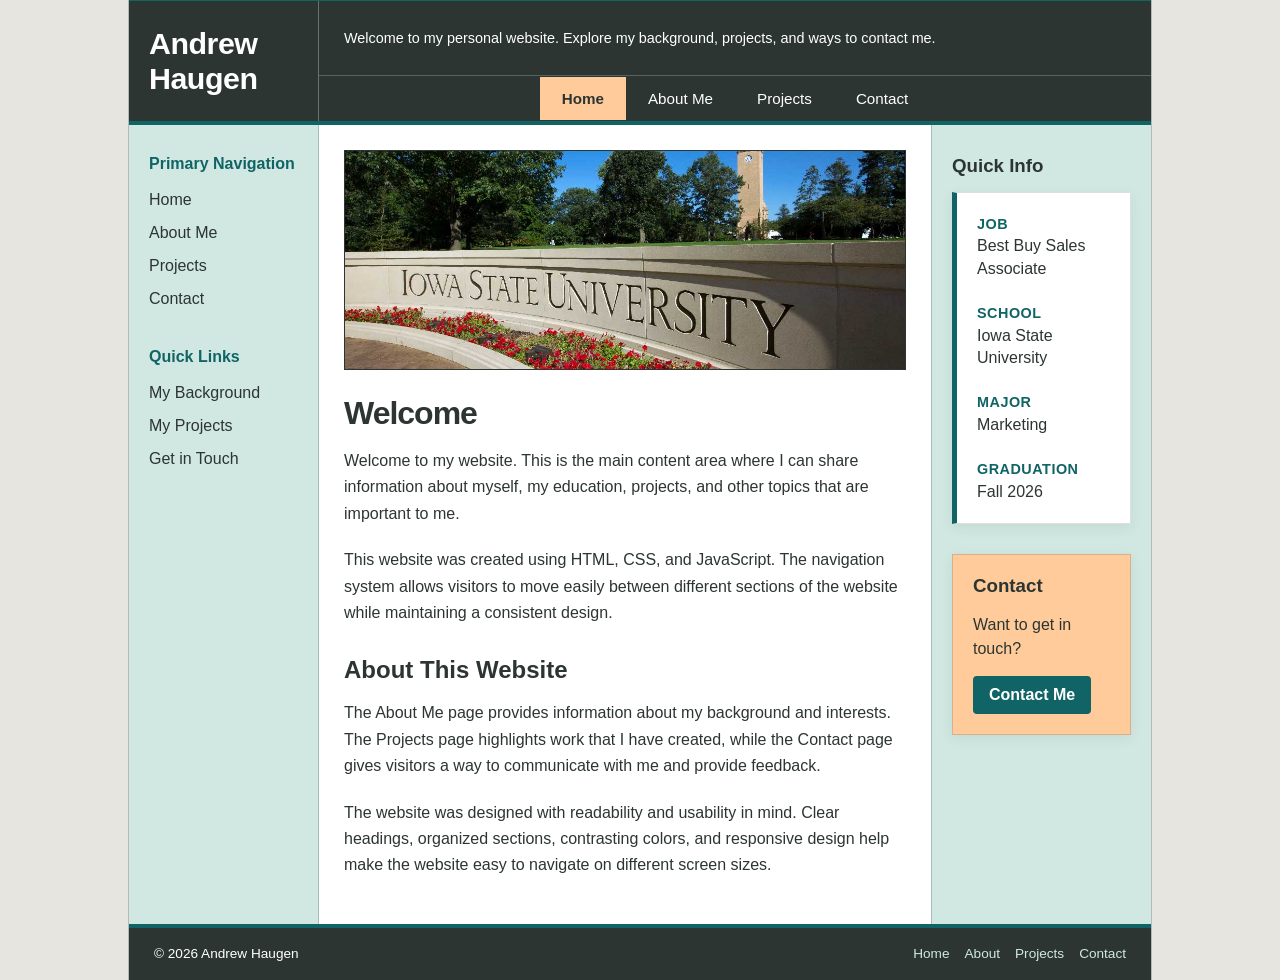
<file: index.html>
<!DOCTYPE html>
<html lang="en">

<head>
    <meta charset="UTF-8">

    <meta
        name="viewport"
        content="width=device-width, initial-scale=1.0"
    >

    <title>Home | Andrew Haugen</title>

    <link rel="stylesheet" href="style.css">
</head>


<body>

<div class="site-container">


    <!-- =========================
         HEADER
    ========================== -->

    <header class="top-header">


        <!-- LOGO -->

        <div class="logo">

            <a href="index.html">
                Andrew Haugen
            </a>

        </div>


        <!-- RIGHT SIDE OF HEADER -->

        <div class="header-right">


            <!-- WEBSITE DESCRIPTION -->

            <div class="header-description">

                Welcome to my personal website. Explore
                my background, projects, and
                ways to contact me.

            </div>


            <!-- NAVIGATION FROM nav.js -->

            <div id="navigation"></div>


        </div>


    </header>



    <!-- =========================
         MAIN 3-COLUMN AREA
    ========================== -->

    <div class="page-layout">


        <!-- LEFT SIDEBAR -->

        <aside class="left-sidebar">


            <h3>Primary Navigation</h3>


            <ul>

                <li>
                    <a href="index.html">
                        Home
                    </a>
                </li>

                <li>
                    <a href="about.html">
                        About Me
                    </a>
                </li>

                <li>
                    <a href="projects.html">
                        Projects
                    </a>
                </li>

                <li>
                    <a href="contact.html">
                        Contact
                    </a>
                </li>

            </ul>


            <h3 class="secondary-title">
                Quick Links
            </h3>


            <ul>

                <li>
                    <a href="about.html">
                        My Background
                    </a>
                </li>

                <li>
                    <a href="projects.html">
                        My Projects
                    </a>
                </li>

                <li>
                    <a href="contact.html">
                        Get in Touch
                    </a>
                </li>

            </ul>


        </aside>



        <!-- =========================
             CENTER CONTENT
        ========================== -->

        <main class="main-content">


            <!-- HERO IMAGE -->

            <div class="hero">

                <img
                    src="images/hero.jpg"
                    alt="Website hero image"
                >

            </div>



            <h1>Welcome</h1>


            <p>
                Welcome to my website. This is the main content
                area where I can share information about myself,
                my education, projects, and other topics that are
                important to me.
            </p>


            <p>
                This website was created using HTML, CSS, and
                JavaScript. The navigation system allows visitors
                to move easily between different sections of the
                website while maintaining a consistent design.
            </p>



            <h2>About This Website</h2>


            <p>
                The About Me page provides information about my
                background and interests. The Projects page
                highlights work that I have created, while the
                Contact page gives visitors a way to communicate
                with me and provide feedback.
            </p>


            <p>
                The website was designed with readability and
                usability in mind. Clear headings, organized
                sections, contrasting colors, and responsive
                design help make the website easy to navigate
                on different screen sizes.
            </p>


        </main>



        <!-- =========================
             RIGHT SIDEBAR
        ========================== -->

        <aside class="right-sidebar">

    <div class="sticky-content">


        <h3>Quick Info</h3>


        <div class="info-box">

            <p>
                <strong>Job</strong><br>
                Best Buy Sales Associate
            </p>


            <p>
                <strong>School</strong><br>
                Iowa State University
            </p>


            <p>
                <strong>Major</strong><br>
                Marketing
            </p>


            <p>
                <strong>Graduation</strong><br>
                Fall 2026
            </p>

        </div>



        <div class="contact-box">

            <h3>Contact</h3>


            <p>
                Want to get in touch?
            </p>


            <a href="contact.html">
                Contact Me
            </a>

        </div>


    </div>

</aside>


    </div>



    <!-- =========================
         FOOTER
    ========================== -->

    <footer class="site-footer">


        <span>
            © <span id="year"></span> Andrew Haugen
        </span>


        <div class="footer-links">

            <a href="index.html">
                Home
            </a>

            <a href="about.html">
                About
            </a>

            <a href="projects.html">
                Projects
            </a>

            <a href="contact.html">
                Contact
            </a>

        </div>


    </footer>


</div>



<script src="nav.js"></script>


<script>

    document.getElementById("year").textContent =
        new Date().getFullYear();

</script>


</body>

</html>
</file>
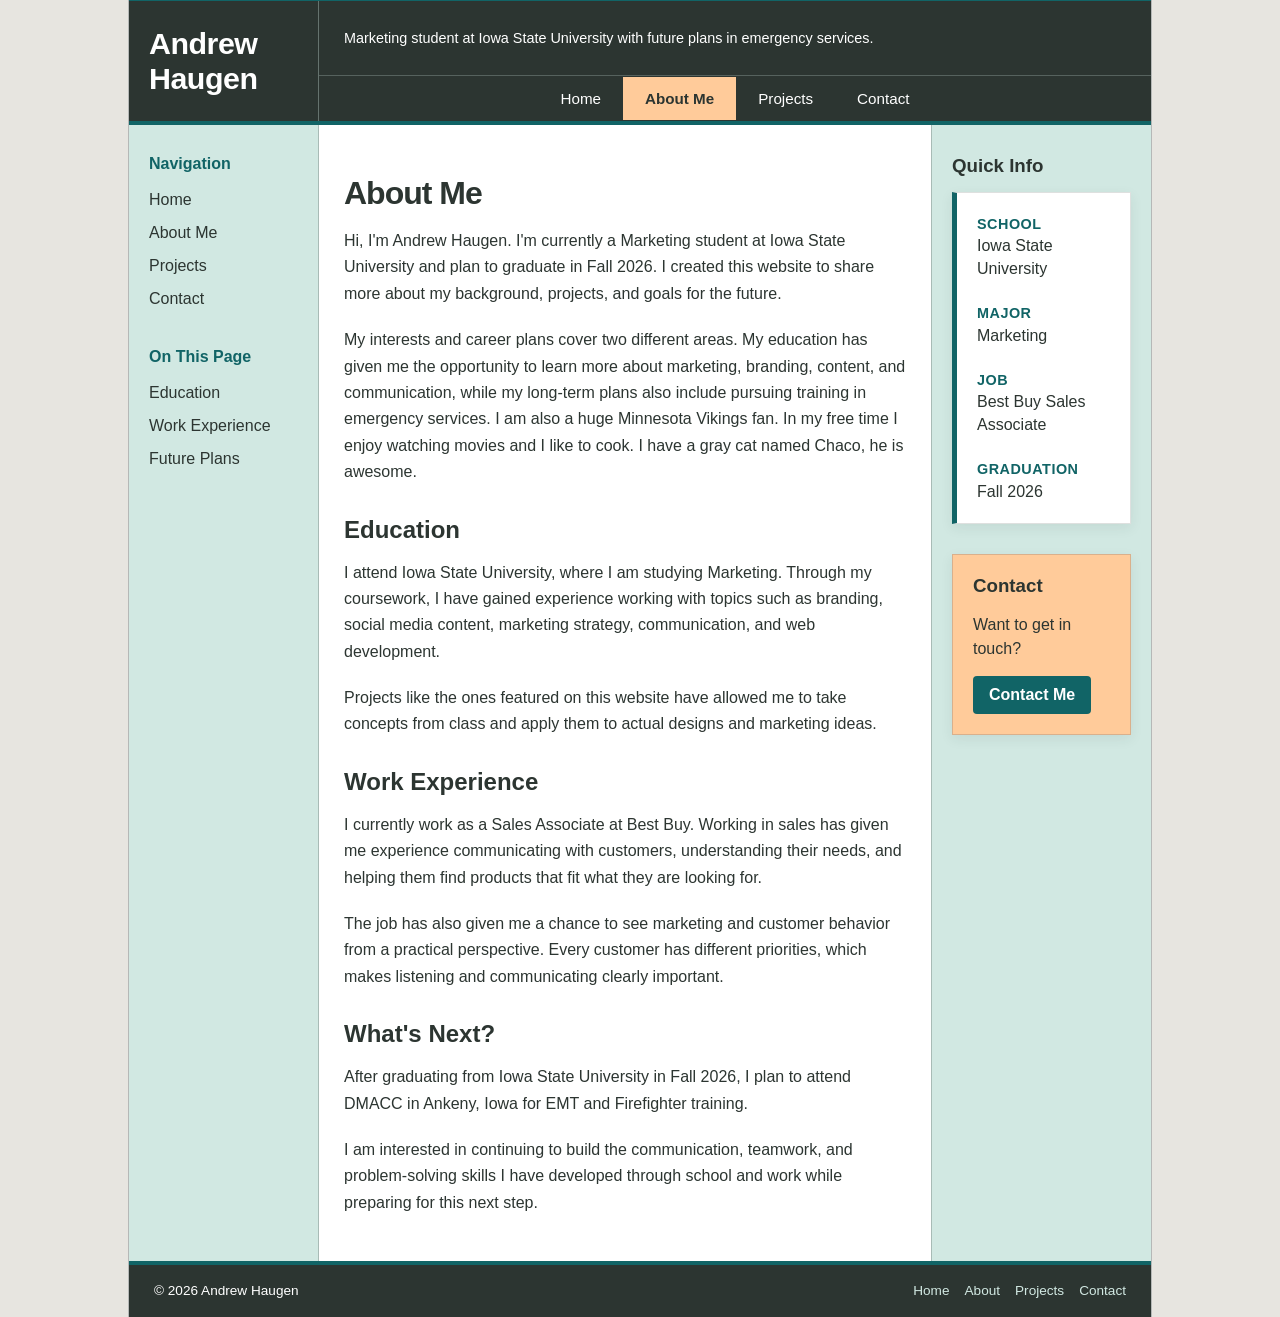
<file: about.html>
<!DOCTYPE html>
<html lang="en">

<head>

    <meta charset="UTF-8">

    <meta
        name="viewport"
        content="width=device-width, initial-scale=1.0"
    >

    <title>About Me | Andrew Haugen</title>

    <link rel="stylesheet" href="style.css">

</head>


<body>


<div class="site-container">


    <!-- =========================
         HEADER
    ========================== -->

    <header class="top-header">


        <div class="logo">

            <a href="index.html">
                Andrew Haugen
            </a>

        </div>


        <div class="header-right">


            <div class="header-description">

                Marketing student at Iowa State University
                with future plans in emergency services.

            </div>


            <div id="navigation"></div>


        </div>


    </header>



    <!-- =========================
         MAIN PAGE
    ========================== -->

    <div class="page-layout">


        <!-- LEFT SIDEBAR -->

        <aside class="left-sidebar">


            <h3>Navigation</h3>


            <ul>

                <li>
                    <a href="index.html">
                        Home
                    </a>
                </li>

                <li>
                    <a href="about.html">
                        About Me
                    </a>
                </li>

                <li>
                    <a href="projects.html">
                        Projects
                    </a>
                </li>

                <li>
                    <a href="contact.html">
                        Contact
                    </a>
                </li>

            </ul>


            <h3 class="secondary-title">
                On This Page
            </h3>


            <ul>

                <li>
                    <a href="#education">
                        Education
                    </a>
                </li>

                <li>
                    <a href="#work">
                        Work Experience
                    </a>
                </li>

                <li>
                    <a href="#future">
                        Future Plans
                    </a>
                </li>

            </ul>


        </aside>



        <!-- =========================
             MAIN CONTENT
        ========================== -->

        <main class="main-content">


            <h1>About Me</h1>


            <p>
                Hi, I'm Andrew Haugen. I'm currently a Marketing
                student at Iowa State University and plan to
                graduate in Fall 2026. I created this website to
                share more about my background, projects, and
                goals for the future.
            </p>


            <p>
                My interests and career plans cover two different
                areas. My education has given me the opportunity
                to learn more about marketing, branding, content,
                and communication, while my long-term plans also
                include pursuing training in emergency services.
                I am also a huge Minnesota Vikings fan. In my
                free time I enjoy watching movies and I like to cook.
                I have a gray cat named Chaco, he is awesome.
            </p>



            <!-- EDUCATION -->

            <section id="education">


                <h2>Education</h2>


                <p>
                    I attend Iowa State University, where I am
                    studying Marketing. Through my coursework,
                    I have gained experience working with topics
                    such as branding, social media content,
                    marketing strategy, communication, and web
                    development.
                </p>


                <p>
                    Projects like the ones featured on this
                    website have allowed me to take concepts from
                    class and apply them to actual designs and
                    marketing ideas.
                </p>


            </section>



            <!-- WORK -->

            <section id="work">


                <h2>Work Experience</h2>


                <p>
                    I currently work as a Sales Associate at
                    Best Buy. Working in sales has given me
                    experience communicating with customers,
                    understanding their needs, and helping them
                    find products that fit what they are looking
                    for.
                </p>


                <p>
                    The job has also given me a chance to see
                    marketing and customer behavior from a
                    practical perspective. Every customer has
                    different priorities, which makes listening
                    and communicating clearly important.
                </p>


            </section>



            <!-- FUTURE -->

            <section id="future">


                <h2>What's Next?</h2>


                <p>
                    After graduating from Iowa State University
                    in Fall 2026, I plan to attend DMACC in
                    Ankeny, Iowa for EMT and Firefighter
                    training.
                </p>


                <p>
                    I am interested in continuing to build the
                    communication, teamwork, and problem-solving
                    skills I have developed through school and
                    work while preparing for this next step.
                </p>


            </section>


        </main>



        <!-- =========================
             RIGHT SIDEBAR
        ========================== -->

        <aside class="right-sidebar">


            <div class="sticky-content">


                <h3>Quick Info</h3>


                <div class="info-box">


                    <p>
                        <strong>School</strong><br>
                        Iowa State University
                    </p>


                    <p>
                        <strong>Major</strong><br>
                        Marketing
                    </p>


                    <p>
                        <strong>Job</strong><br>
                        Best Buy Sales Associate
                    </p>


                    <p>
                        <strong>Graduation</strong><br>
                        Fall 2026
                    </p>


                </div>



                <div class="contact-box">


                    <h3>Contact</h3>


                    <p>
                        Want to get in touch?
                    </p>


                    <a href="contact.html">
                        Contact Me
                    </a>


                </div>


            </div>


        </aside>


    </div>



    <!-- =========================
         FOOTER
    ========================== -->

    <footer class="site-footer">


        <span>
            © <span id="year"></span> Andrew Haugen
        </span>


        <div class="footer-links">

            <a href="index.html">
                Home
            </a>

            <a href="about.html">
                About
            </a>

            <a href="projects.html">
                Projects
            </a>

            <a href="contact.html">
                Contact
            </a>

        </div>


    </footer>


</div>



<script src="nav.js"></script>


<script>

    document.getElementById("year").textContent =
        new Date().getFullYear();

</script>


</body>

</html>
</file>
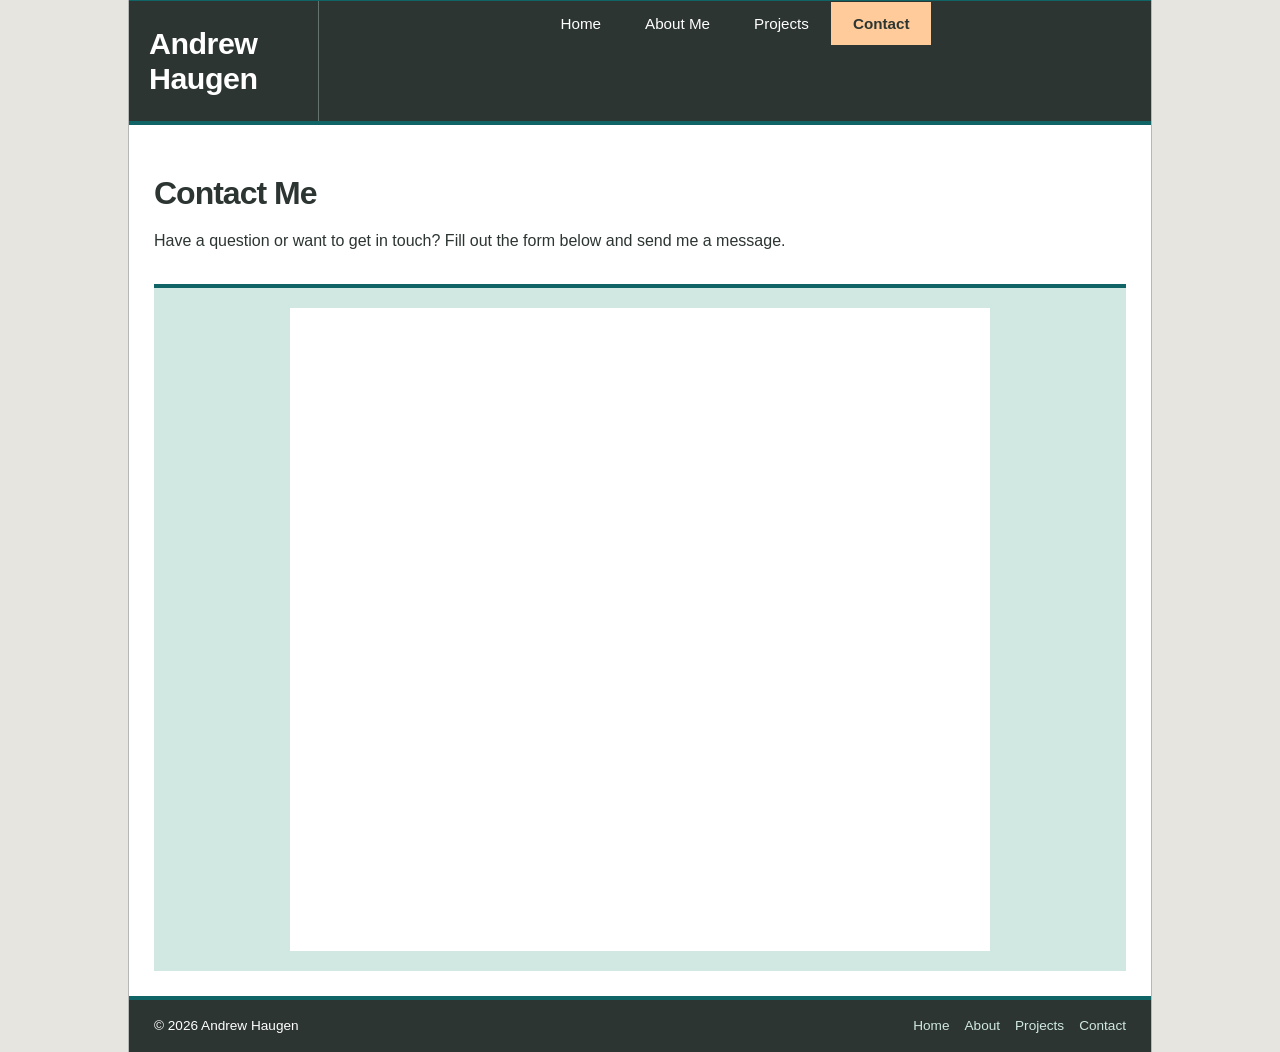
<file: contact.html>
<!DOCTYPE html>
<html lang="en">

<head>

    <meta charset="UTF-8">

    <meta
        name="viewport"
        content="width=device-width, initial-scale=1.0"
    >

    <title>Contact | Andrew Haugen</title>

    <link rel="stylesheet" href="style.css">

</head>


<body>


<div class="site-container">


    <!-- HEADER -->

    <header class="top-header">

        <div class="logo">

            <a href="index.html">
                Andrew Haugen
            </a>

        </div>


        <div id="navigation"></div>

    </header>



    <!-- MAIN CONTENT -->

    <main class="main-content">


        <h1>Contact Me</h1>


        <p>
            Have a question or want to get in touch?
            Fill out the form below and send me a message.
        </p>



        <!-- GOOGLE FORM -->

        <div class="google-form-container">

            <iframe
                src="https://docs.google.com/forms/d/e/1FAIpQLSfMN5zFgLsVtHt7DVMZBwI5gdsr8o9n6laYhy9tc3DnglPIVQ/viewform?embedded=true"
                width="640"
                height="643"
                frameborder="0"
                marginheight="0"
                marginwidth="0">
                Loading…
            </iframe>

        </div>


    </main>



    <!-- FOOTER -->

    <footer class="site-footer">


        <span>
            © <span id="year"></span> Andrew Haugen
        </span>


        <div class="footer-links">

            <a href="index.html">
                Home
            </a>

            <a href="about.html">
                About
            </a>

            <a href="projects.html">
                Projects
            </a>

            <a href="contact.html">
                Contact
            </a>

        </div>


    </footer>


</div>



<script src="nav.js"></script>


<script>

    document.getElementById("year").textContent =
        new Date().getFullYear();

</script>


</body>

</html>
</file>
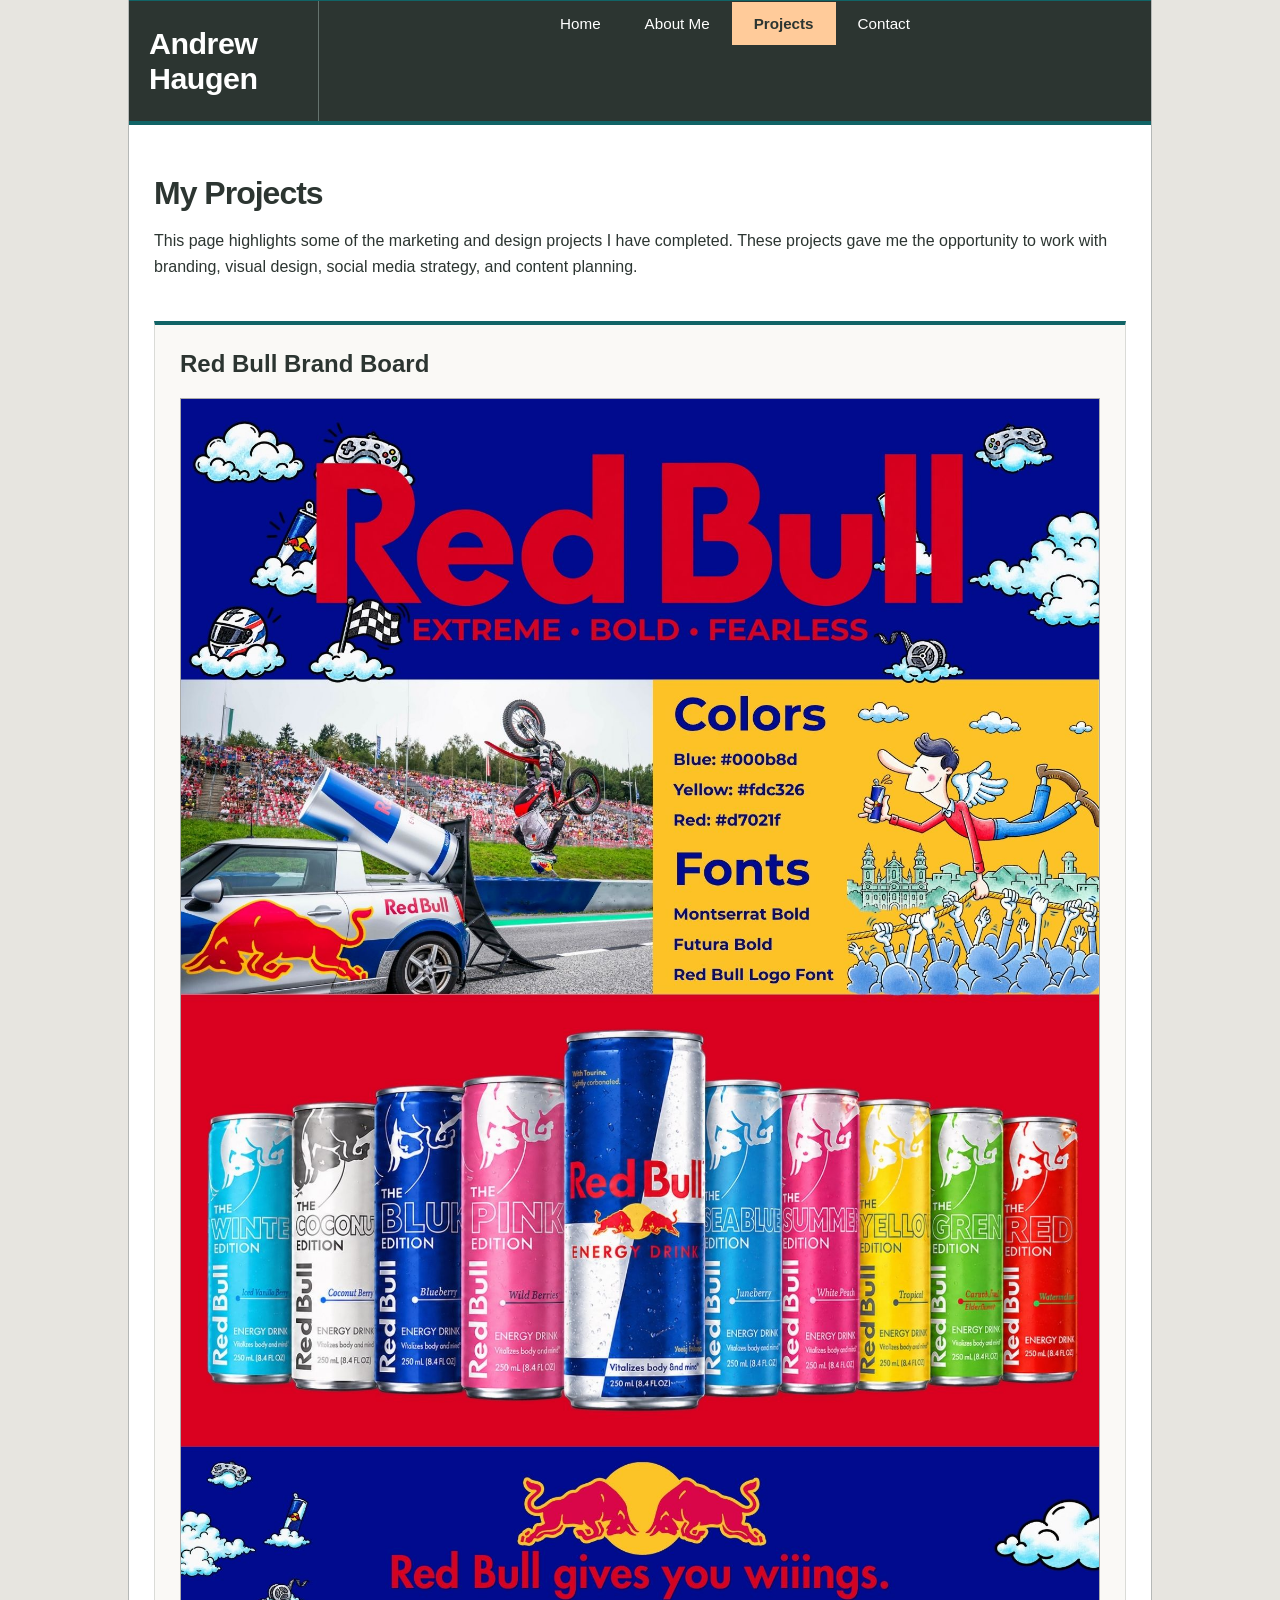
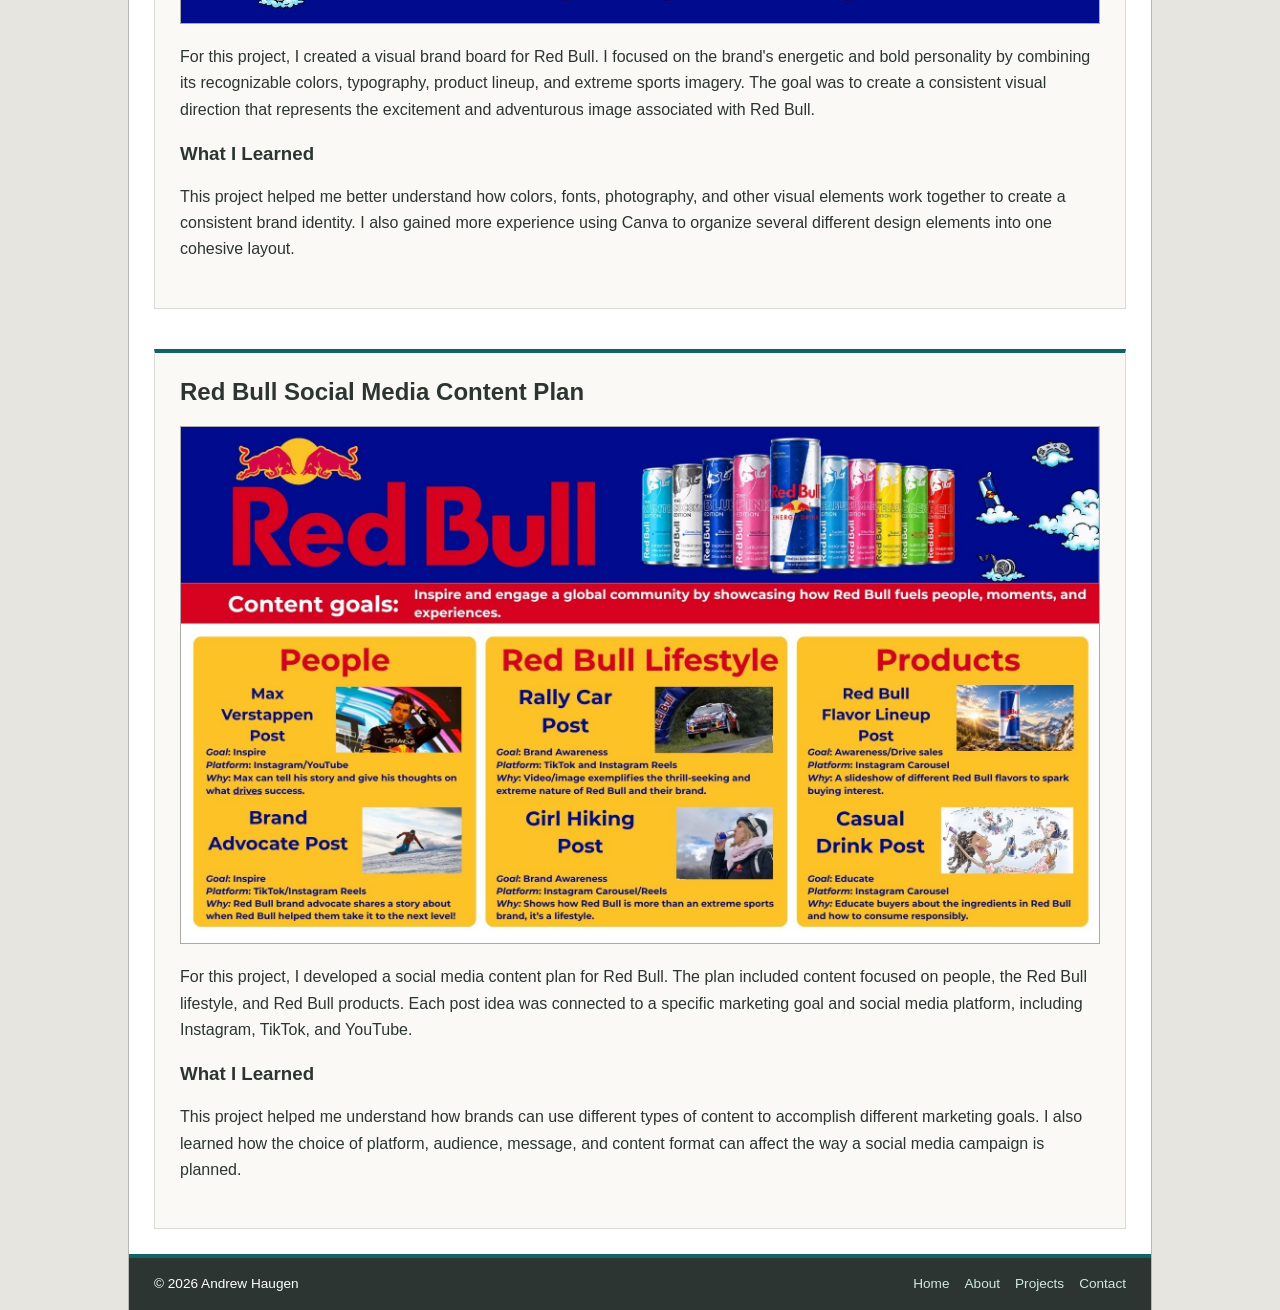
<file: projects.html>
<!DOCTYPE html>
<html lang="en">

<head>

    <meta charset="UTF-8">

    <meta
        name="viewport"
        content="width=device-width, initial-scale=1.0"
    >

    <title>Projects | Andrew Haugen</title>

    <link rel="stylesheet" href="style.css">

</head>


<body>


<div class="site-container">


    <!-- HEADER -->

    <header class="top-header">

        <div class="logo">

            <a href="index.html">
                Andrew Haugen
            </a>

        </div>


        <div id="navigation"></div>

    </header>



    <!-- MAIN CONTENT -->

    <main class="main-content">


        <h1>My Projects</h1>


        <p>
            This page highlights some of the marketing and design
            projects I have completed. These projects gave me the
            opportunity to work with branding, visual design, social
            media strategy, and content planning.
        </p>



        <!-- =========================
             PROJECT 1
        ========================== -->

        <section class="project-card">


            <h2>Red Bull Brand Board</h2>


            <img
                class="project-image"
                src="images/redbull-brand-board.jpg"
                alt="Red Bull brand board created by Andrew Haugen"
            >


            <p>
                For this project, I created a visual brand board for
                Red Bull. I focused on the brand's energetic and bold
                personality by combining its recognizable colors,
                typography, product lineup, and extreme sports imagery.
                The goal was to create a consistent visual direction
                that represents the excitement and adventurous image
                associated with Red Bull.
            </p>


            <h3>What I Learned</h3>


            <p>
                This project helped me better understand how colors,
                fonts, photography, and other visual elements work
                together to create a consistent brand identity. I also
                gained more experience using Canva to organize several
                different design elements into one cohesive layout.
            </p>


        </section>



        <!-- =========================
             PROJECT 2
        ========================== -->

        <section class="project-card">


            <h2>Red Bull Social Media Content Plan</h2>


            <img
                class="project-image"
                src="images/redbull-content-plan.jpg"
                alt="Red Bull social media content plan created by Andrew Haugen"
            >


            <p>
                For this project, I developed a social media content
                plan for Red Bull. The plan included content focused on
                people, the Red Bull lifestyle, and Red Bull products.
                Each post idea was connected to a specific marketing
                goal and social media platform, including Instagram,
                TikTok, and YouTube.
            </p>


            <h3>What I Learned</h3>


            <p>
                This project helped me understand how brands can use
                different types of content to accomplish different
                marketing goals. I also learned how the choice of
                platform, audience, message, and content format can
                affect the way a social media campaign is planned.
            </p>


        </section>


    </main>



    <!-- FOOTER -->

    <footer class="site-footer">


        <span>
            © <span id="year"></span> Andrew Haugen
        </span>


        <div class="footer-links">

            <a href="index.html">
                Home
            </a>

            <a href="about.html">
                About
            </a>

            <a href="projects.html">
                Projects
            </a>

            <a href="contact.html">
                Contact
            </a>

        </div>


    </footer>


</div>



<script src="nav.js"></script>


<script>

    document.getElementById("year").textContent =
        new Date().getFullYear();

</script>


</body>

</html>
</file>
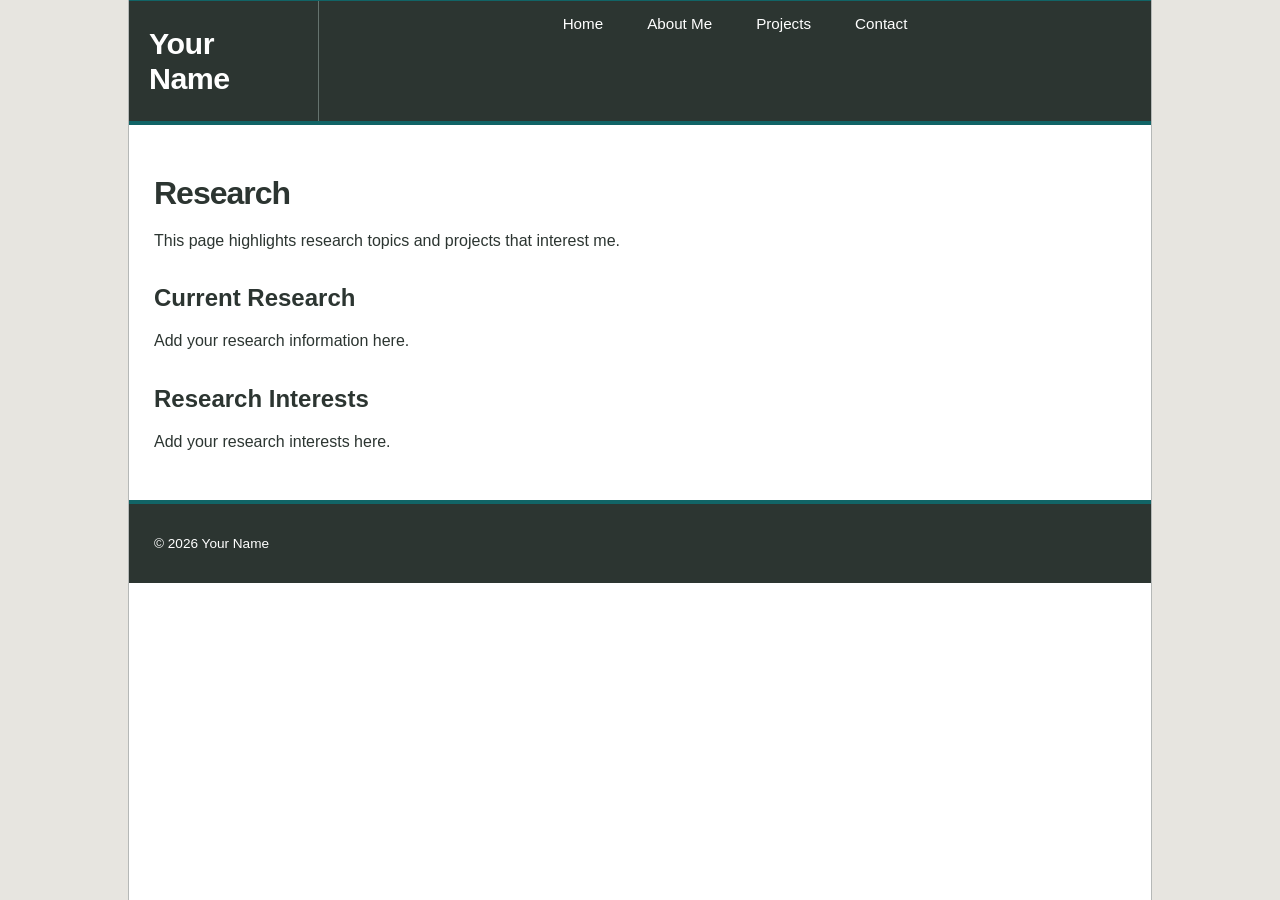
<file: research.html>
<!DOCTYPE html>
<html lang="en">

<head>

    <meta charset="UTF-8">

    <meta
        name="viewport"
        content="width=device-width, initial-scale=1.0"
    >

    <title>Research</title>

    <link rel="stylesheet" href="style.css">

</head>


<body>


<div class="site-container">


    <header class="top-header">

        <div class="logo">
            <a href="index.html">
                Your Name
            </a>
        </div>

        <div id="navigation"></div>

    </header>



    <main class="main-content">

        <h1>Research</h1>


        <p>
            This page highlights research topics
            and projects that interest me.
        </p>


        <h2>Current Research</h2>

        <p>
            Add your research information here.
        </p>


        <h2>Research Interests</h2>

        <p>
            Add your research interests here.
        </p>

    </main>



    <footer class="site-footer">

        <p>
            © 2026 Your Name
        </p>

    </footer>


</div>


<script src="nav.js"></script>


</body>

</html>
</file>
<file: style.css>
/* ==========================================
   GENERAL
========================================== */

* {
    box-sizing: border-box;
}


html {
    scroll-behavior: smooth;
}


body {
    margin: 0;

    font-family: Arial, Helvetica, sans-serif;

    color: #222;

    background-color: #e8ddc8;
}


/* ==========================================
   MAIN WEBSITE
   80% width = about 10% background each side
========================================== */

.site-container {
    width: 80%;

    max-width: 1200px;

    min-height: 100vh;

    margin: 0 auto;

    background-color: white;

    border-left: 1px solid #888;
    border-right: 1px solid #888;
}


/* ==========================================
   HEADER
========================================== */

.top-header {
    display: grid;

    grid-template-columns: 190px 1fr;

    min-height: 125px;

    border-top: 1px solid #888;
    border-bottom: 1px solid #888;
}


/* ==========================================
   LOGO AREA
========================================== */

.logo {
    display: flex;

    align-items: center;

    justify-content: center;

    padding: 20px;

    border-right: 1px solid #888;

    font-size: 1.9rem;

    font-weight: bold;
}


.logo a {
    color: #222;

    text-decoration: none;
}


/* ==========================================
   HEADER RIGHT SIDE
========================================== */

.header-right {
    display: grid;

    grid-template-rows: 1fr auto;
}


.header-description {
    display: flex;

    align-items: center;

    padding: 15px 25px;

    border-bottom: 1px solid #888;

    font-size: 0.9rem;

    line-height: 1.4;
}


/* ==========================================
   TOP NAVIGATION
========================================== */

#navigation {
    width: 100%;
}


.primary-nav {
    display: flex;

    justify-content: center;

    align-items: center;

    min-height: 45px;

    gap: 0;
}


.primary-nav a {
    padding: 13px 22px;

    color: #222;

    text-decoration: none;

    font-size: 0.95rem;

    transition: background-color 0.2s ease;
}


.primary-nav a:hover {
    background-color: #e8ddc8;
}


.primary-nav a.active {
    background-color: #d8c7aa;

    font-weight: bold;
}


/* ==========================================
   MAIN PAGE GRID

   LEFT | CENTER | RIGHT
========================================== */

.page-layout {
    display: grid;

    grid-template-columns:
        190px minmax(0, 1fr) 220px;

    align-items: stretch;

    min-height: 650px;
}


/* ==========================================
   LEFT SIDEBAR
========================================== */

.left-sidebar {
    padding: 30px 20px;

    border-right: 1px solid #888;

    background-color: #faf9f6;
}


.left-sidebar h3 {
    margin-top: 0;

    margin-bottom: 18px;

    font-size: 1rem;
}


.left-sidebar .secondary-title {
    margin-top: 40px;
}


.left-sidebar ul {
    list-style: none;

    padding: 0;

    margin: 0;
}


.left-sidebar li {
    margin-bottom: 15px;
}


.left-sidebar a {
    color: #222;

    text-decoration: none;
}


.left-sidebar a:hover {
    text-decoration: underline;
}


/* ==========================================
   CENTER CONTENT
========================================== */

.main-content {
    padding: 25px;

    min-width: 0;
}


.main-content h1 {
    margin-top: 25px;

    margin-bottom: 15px;

    font-size: 2rem;
}


.main-content h2 {
    margin-top: 30px;

    margin-bottom: 15px;
}


.main-content p {
    margin-bottom: 20px;

    line-height: 1.65;

    font-size: 1rem;
}


/* ==========================================
   HERO IMAGE
========================================== */

.hero {
    width: 100%;

    height: 220px;

    overflow: hidden;

    border: 1px solid #888;

    background-color: #eee;
}


.hero img {
    width: 100%;

    height: 100%;

    display: block;

    object-fit: cover;
}


/* ==========================================
   RIGHT SIDEBAR
========================================== */

.right-sidebar {
    padding: 30px 20px;

    border-left: 1px solid #888;

    background-color: #faf9f6;
}


.right-sidebar h3 {
    margin-top: 0;

    margin-bottom: 15px;
}


.right-sidebar h3:not(:first-child) {
    margin-top: 30px;
}


.right-sidebar ul {
    padding-left: 20px;

    margin-bottom: 25px;
}


.right-sidebar li {
    margin-bottom: 10px;

    line-height: 1.4;
}


/* Sticky content like the example */

.sticky-content {
    position: sticky;

    top: 20px;
}


/* ==========================================
   SOCIAL LINKS
========================================== */

.social-links {
    display: flex;

    flex-direction: column;

    gap: 10px;
}


.social-links a {
    color: #222;

    text-decoration: none;
}


.social-links a:hover {
    text-decoration: underline;
}


/* ==========================================
   FOOTER
========================================== */

.site-footer {
    display: flex;

    justify-content: space-between;

    align-items: center;

    gap: 20px;

    padding: 18px 25px;

    border-top: 1px solid #888;
    border-bottom: 1px solid #888;

    background-color: #f6f2eb;

    font-size: 0.85rem;
}


.footer-links {
    display: flex;

    gap: 15px;
}


.footer-links a {
    color: #222;

    text-decoration: none;
}


.footer-links a:hover {
    text-decoration: underline;
}


/* ==========================================
   TABLET
========================================== */

@media (max-width: 950px) {

    .site-container {
        width: 90%;
    }


    .page-layout {
        grid-template-columns:
            170px minmax(0, 1fr);
    }


    .right-sidebar {
        display: none;
    }

}


/* ==========================================
   MOBILE
========================================== */

@media (max-width: 700px) {

    .site-container {
        width: 100%;
    }


    .top-header {
        display: block;
    }


    .logo {
        border-right: none;

        border-bottom: 1px solid #888;
    }


    .header-description {
        justify-content: center;

        text-align: center;
    }


    .primary-nav {
        flex-wrap: wrap;
    }


    .primary-nav a {
        padding: 12px 14px;
    }


    .page-layout {
        display: block;
    }


    .left-sidebar {
        border-right: none;

        border-bottom: 1px solid #888;
    }


    .right-sidebar {
        display: block;

        border-left: none;

        border-top: 1px solid #888;
    }


    .sticky-content {
        position: static;
    }


    .site-footer {
        flex-direction: column;

        text-align: center;
    }


    .footer-links {
        flex-wrap: wrap;

        justify-content: center;
    }

}
/* ==========================================
   PROJECT PAGE
========================================== */

.project-card {
    margin-top: 40px;

    padding: 25px;

    background-color: #faf9f6;

    border: 1px solid #ccc;
}


.project-card h2 {
    margin-top: 0;
}


.project-image {
    width: 100%;

    height: auto;

    display: block;

    margin: 20px 0;

    border: 1px solid #aaa;
}
/* ==========================================================
   PASS 1 - ANDREW HAUGEN COLOR PALETTE
   Paste at the VERY BOTTOM of style.css
========================================================== */

:root {
    --charcoal: #2C3531;
    --teal: #116466;
    --tan: #D9B08C;
    --peach: #FFCB9A;
    --mint: #D1E8E2;
    --white: #FFFFFF;
    --soft-white: #FAF9F6;
}


/* ==========================================================
   PAGE BACKGROUND
========================================================== */

body {
    background-color: var(--mint);
    color: var(--charcoal);
}


/* Main website area */

.site-container {
    background-color: var(--white);

    border-left-color: rgba(44, 53, 49, 0.35);
    border-right-color: rgba(44, 53, 49, 0.35);
}


/* ==========================================================
   HEADER
========================================================== */

.top-header {
    background-color: var(--charcoal);

    color: var(--white);

    border-top-color: var(--teal);
    border-bottom: 4px solid var(--teal);
}


/* Logo / Name */

.logo {
    border-right-color: rgba(209, 232, 226, 0.35);
}


.logo a {
    color: var(--white);

    font-weight: 700;

    letter-spacing: -0.5px;
}


.logo a:hover {
    color: var(--peach);
}


/* ==========================================================
   HEADER DESCRIPTION
========================================================== */

.header-description {
    color: var(--white);

    border-bottom-color: rgba(209, 232, 226, 0.25);

    font-weight: 400;
}


/* ==========================================================
   TOP NAVIGATION
========================================================== */

.primary-nav a {
    color: var(--white);

    border-radius: 0;

    transition:
        background-color 0.2s ease,
        color 0.2s ease;
}


/* Hover */

.primary-nav a:hover {
    background-color: var(--teal);

    color: var(--white);
}


/* Current page */

.primary-nav a.active {
    background-color: var(--peach);

    color: var(--charcoal);

    font-weight: bold;
}


/* ==========================================================
   LEFT SIDEBAR
========================================================== */

.left-sidebar {
    background-color: var(--mint);

    color: var(--charcoal);

    border-right-color: rgba(44, 53, 49, 0.25);
}


.left-sidebar h3 {
    color: var(--teal);
}


.left-sidebar a {
    color: var(--charcoal);

    font-weight: 500;
}


.left-sidebar a:hover {
    color: var(--teal);

    text-decoration: none;
}


/* ==========================================================
   MAIN CONTENT
========================================================== */

.main-content {
    background-color: var(--white);

    color: var(--charcoal);
}


.main-content h1,
.main-content h2,
.main-content h3 {
    color: var(--charcoal);
}


.main-content h1 {
    letter-spacing: -1px;
}


/* ==========================================================
   HERO
========================================================== */

.hero {
    border-color: rgba(44, 53, 49, 0.35);

    background-color: var(--charcoal);
}


/* ==========================================================
   RIGHT SIDEBAR
========================================================== */

.right-sidebar {
    background-color: var(--mint);

    color: var(--charcoal);

    border-left-color: rgba(44, 53, 49, 0.25);
}


.right-sidebar h3 {
    color: var(--charcoal);
}


/* ==========================================================
   PROJECT CARDS
========================================================== */

.project-card {
    background-color: var(--soft-white);

    border: 1px solid rgba(44, 53, 49, 0.15);

    border-top: 4px solid var(--teal);
}


.project-card h2 {
    color: var(--charcoal);
}


/* ==========================================================
   SOCIAL LINKS
========================================================== */

.social-links a {
    color: var(--teal);

    font-weight: 600;
}


.social-links a:hover {
    color: var(--charcoal);
}


/* ==========================================================
   FOOTER
========================================================== */

.site-footer {
    background-color: var(--charcoal);

    color: var(--white);

    border-top: 4px solid var(--teal);
    border-bottom-color: var(--charcoal);
}


.footer-links a {
    color: var(--mint);
}


.footer-links a:hover {
    color: var(--peach);

    text-decoration: none;
}


/* ==========================================================
   GENERAL LINKS
========================================================== */

.main-content a {
    color: var(--teal);
}


.main-content a:hover {
    color: var(--charcoal);
}


/* ==========================================================
   MOBILE
========================================================== */

@media (max-width: 700px) {

    .logo {
        border-bottom-color: rgba(209, 232, 226, 0.3);
    }


    .left-sidebar {
        border-bottom-color: rgba(44, 53, 49, 0.25);
    }


    .right-sidebar {
        border-top-color: rgba(44, 53, 49, 0.25);
    }

}
/* ==========================================================
   PASS 2 - QUICK INFO SIDEBAR
========================================================== */

.info-box {
    background-color: #FFFFFF;

    padding: 20px;

    border: 1px solid rgba(44, 53, 49, 0.15);

    border-left: 5px solid #116466;

    margin-bottom: 30px;

    box-shadow: 0 4px 12px rgba(44, 53, 49, 0.08);
}


.info-box p {
    margin-top: 0;

    margin-bottom: 22px;

    line-height: 1.4;
}


.info-box p:last-child {
    margin-bottom: 0;
}


.info-box strong {
    color: #116466;

    font-size: 0.9rem;

    text-transform: uppercase;

    letter-spacing: 0.5px;
}


/* ==========================================================
   CONTACT CARD
========================================================== */

.contact-box {
    background-color: #FFCB9A;

    padding: 20px;

    border: 1px solid #D9B08C;

    box-shadow: 0 4px 12px rgba(44, 53, 49, 0.08);
}


.contact-box h3 {
    margin-top: 0;

    color: #2C3531;
}


.contact-box p {
    line-height: 1.5;

    margin-bottom: 15px;
}


.contact-box a {
    display: inline-block;

    padding: 10px 16px;

    background-color: #116466;

    color: #FFFFFF;

    text-decoration: none;

    font-weight: bold;

    border-radius: 4px;

    transition:
        background-color 0.2s ease,
        transform 0.2s ease;
}


.contact-box a:hover {
    background-color: #2C3531;

    transform: translateY(-1px);
}
/* ==========================================================
   GOOGLE FORM
========================================================== */

.google-form-container {
    width: 100%;

    margin-top: 30px;

    padding: 20px;

    background-color: #D1E8E2;

    border-top: 4px solid #116466;

    overflow: hidden;
}


.google-form-container iframe {
    display: block;

    width: 100%;

    max-width: 700px;

    margin: 0 auto;

    border: none;

    background-color: white;
}


@media (max-width: 700px) {

    .google-form-container {
        padding: 10px;
    }


    .google-form-container iframe {
        width: 100%;
    }

}
/* Outer background on left and right sides */

body {
    background-color: #E7E5E0;
}
</file>
